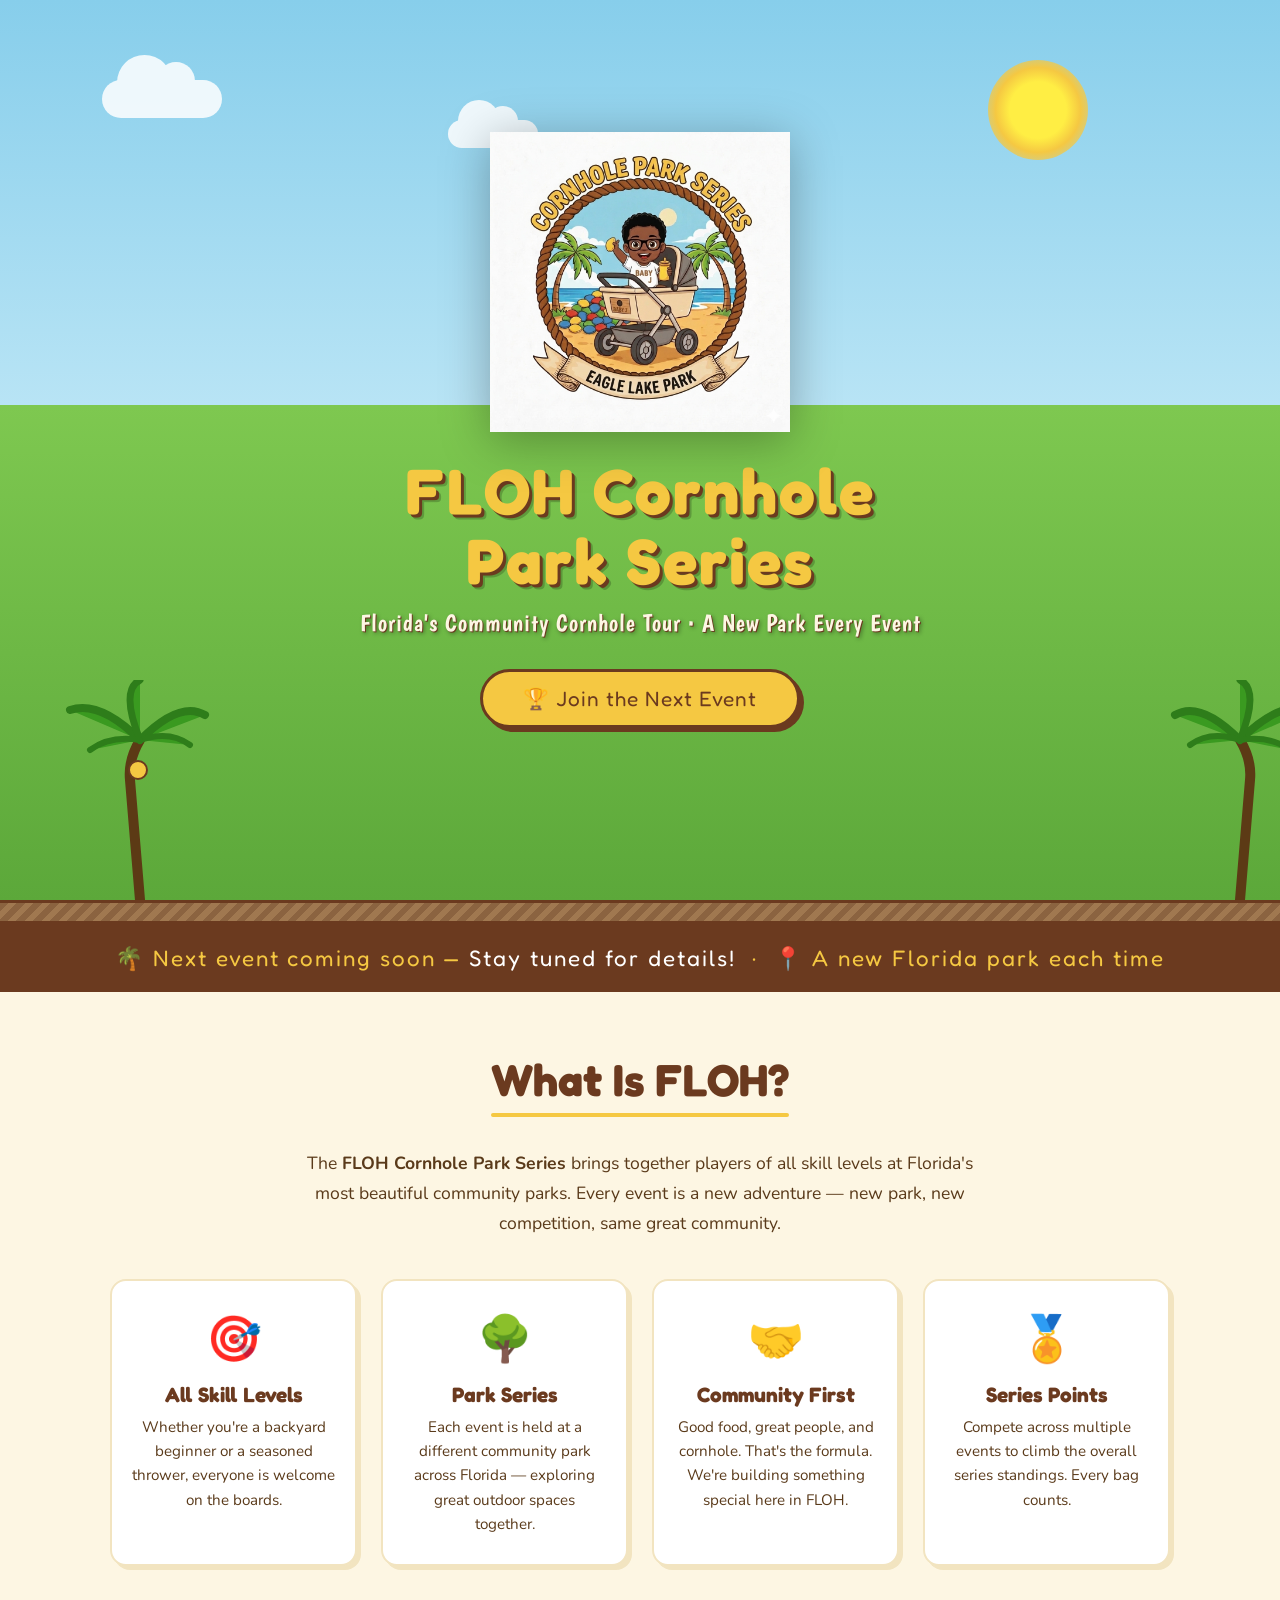
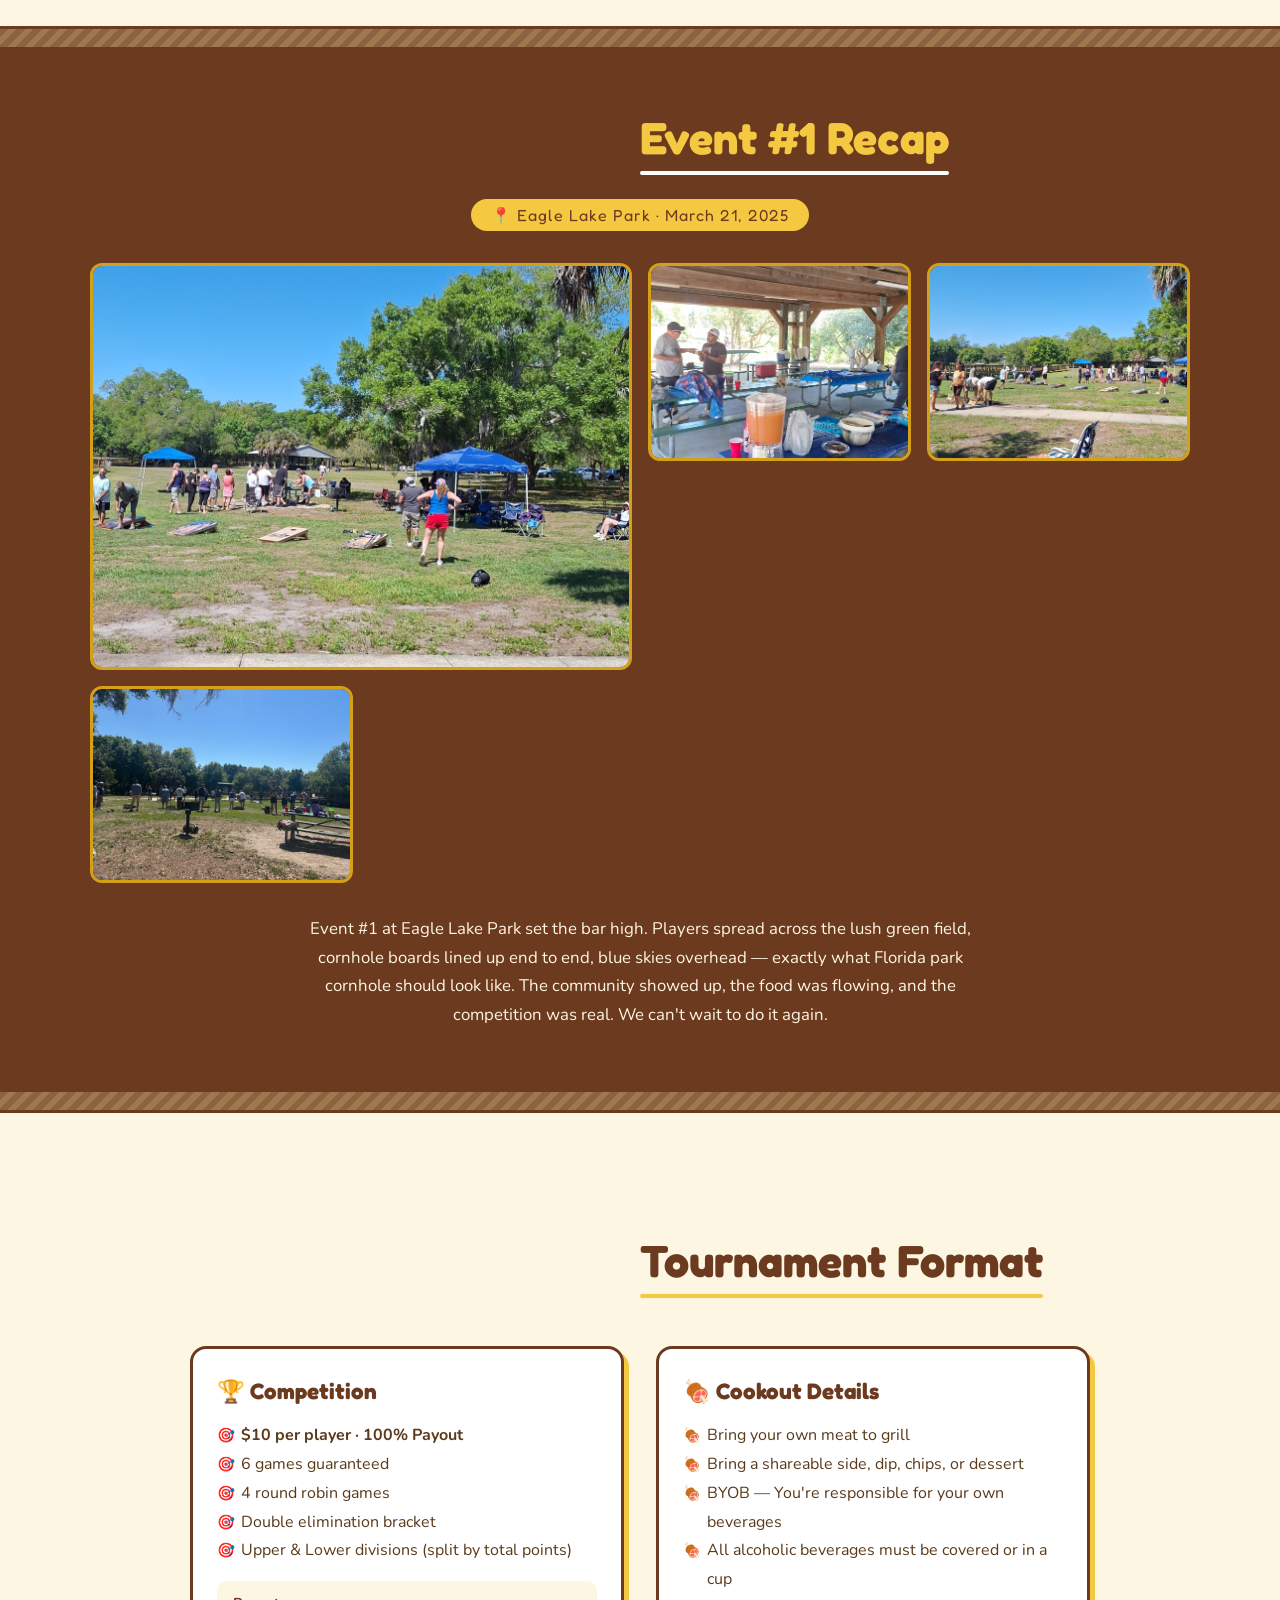
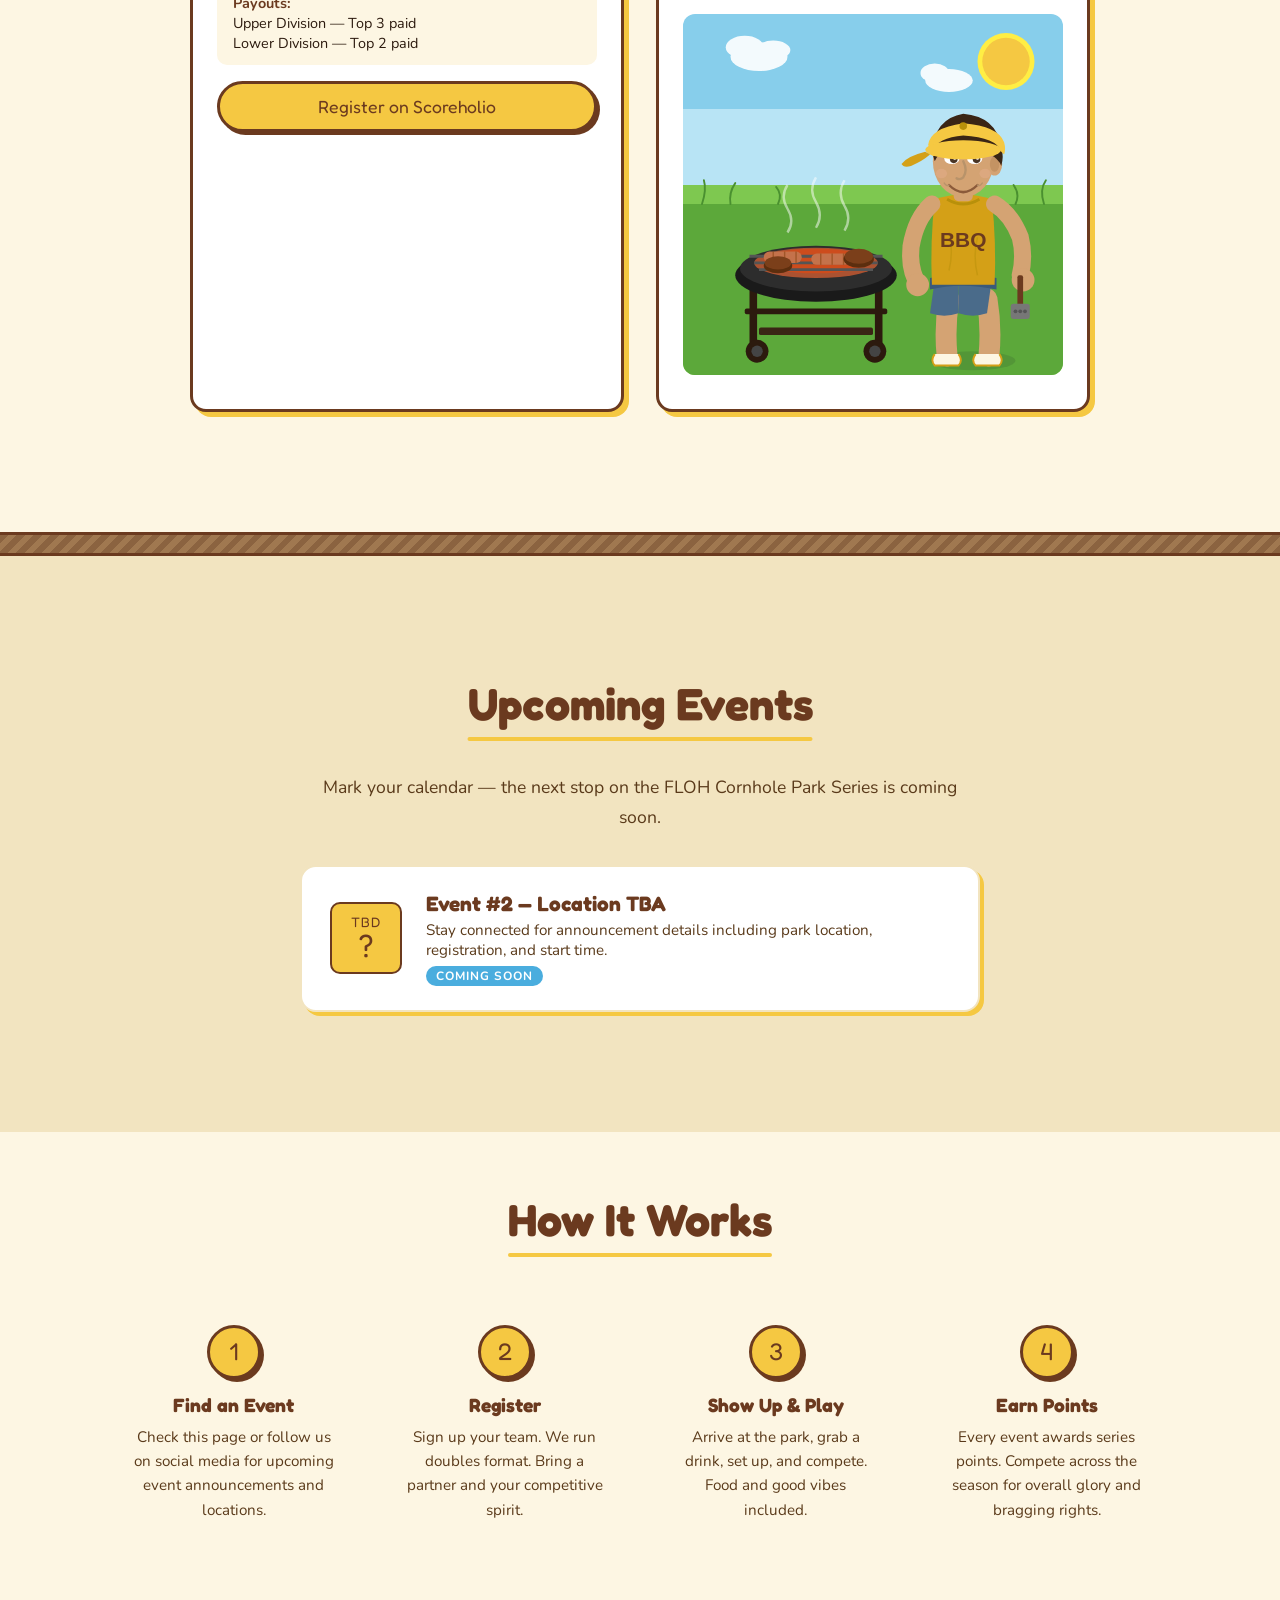
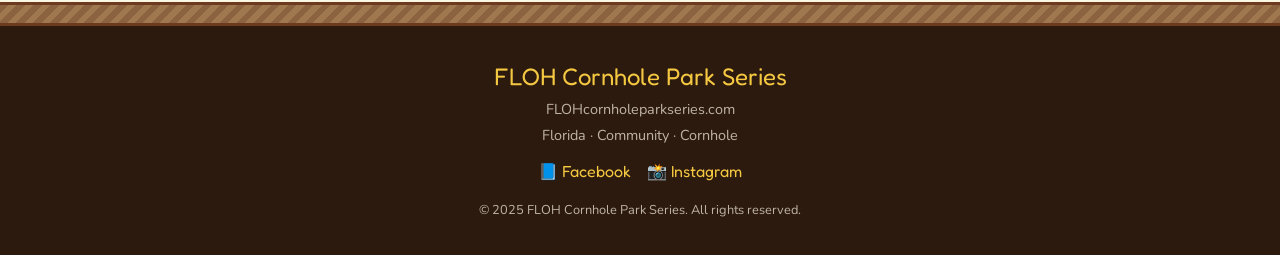
<file: index.html>
<!DOCTYPE html>
<html lang="en">
<head>
  <meta charset="UTF-8">
  <meta name="viewport" content="width=device-width, initial-scale=1.0">
  <title>FLOH Cornhole Park Series</title>
  <link rel="icon" type="image/jpeg" href="babyj.jpg">
  <link rel="apple-touch-icon" href="babyj.jpg">
  <link rel="preconnect" href="https://fonts.googleapis.com">
  <link rel="preconnect" href="https://fonts.gstatic.com" crossorigin>
  <link href="https://fonts.googleapis.com/css2?family=Boogaloo&family=Fredoka+One&family=Nunito:wght@400;600;700;800&display=swap" rel="stylesheet">
  <style>
    :root {
      --gold: #F5C842; --gold-dark: #D4A017; --brown: #6B3A1F;
      --cream: #FDF6E3; --cream-dark: #F2E4C0; --sky: #4AADDE;
      --text-dark: #2C1A0E; --text-mid: #5A3A1A; --rope: #8B6340;
    }
    * { margin: 0; padding: 0; box-sizing: border-box; }
    body { font-family: 'Nunito', sans-serif; background: var(--cream); color: var(--text-dark); overflow-x: hidden; }

    .hero {
      position: relative; min-height: 100vh;
      background: linear-gradient(180deg, #87CEEB 0%, #B8E4F5 45%, #7EC850 45%, #5CA83A 100%);
      display: flex; flex-direction: column; align-items: center; justify-content: center;
      overflow: hidden; padding: 20px 20px 60px;
    }
    .sun {
      position: absolute; top: 60px; right: 15%; width: 100px; height: 100px;
      background: radial-gradient(circle, #FFEE44 40%, #F5C842 60%, rgba(245,200,66,0) 100%);
      border-radius: 50%; animation: sunPulse 4s ease-in-out infinite;
    }
    @keyframes sunPulse {
      0%,100% { box-shadow: 0 0 30px 10px rgba(255,238,68,0.4); }
      50% { box-shadow: 0 0 60px 20px rgba(255,238,68,0.6); }
    }
    .cloud { position: absolute; background: white; border-radius: 50px; opacity: 0.85; }
    .cloud::before, .cloud::after { content: ''; position: absolute; background: white; border-radius: 50%; }
    .cloud-1 { top: 80px; left: 8%; width: 120px; height: 38px; animation: drift 20s linear infinite; }
    .cloud-1::before { width: 55px; height: 55px; top: -25px; left: 15px; }
    .cloud-1::after { width: 38px; height: 38px; top: -18px; left: 55px; }
    .cloud-2 { top: 120px; left: 35%; width: 90px; height: 28px; animation: drift 28s linear infinite 6s; }
    .cloud-2::before { width: 42px; height: 42px; top: -20px; left: 10px; }
    .cloud-2::after { width: 30px; height: 30px; top: -14px; left: 40px; }
    @keyframes drift { 0%,100% { transform: translateX(0); } 50% { transform: translateX(30px); } }
    .palms { position: absolute; bottom: 0; left: 0; right: 0; height: 220px; pointer-events: none; }
    .hero-content { position: relative; z-index: 10; text-align: center; max-width: 800px; }
    .logo-wrap {
      width: min(300px, 80vw); height: min(300px, 80vw); margin: 0 auto 24px;
      filter: drop-shadow(0 8px 24px rgba(0,0,0,0.3)); animation: logoFloat 3s ease-in-out infinite;
    }
    @keyframes logoFloat { 0%,100% { transform: translateY(0px); } 50% { transform: translateY(-8px); } }
    .logo-wrap img { width: 100%; height: 100%; object-fit: contain; }
    .hero-title {
      font-family: 'Fredoka One', cursive; font-size: clamp(2.2rem, 6vw, 4rem);
      color: var(--gold); text-shadow: 3px 3px 0 var(--brown), 5px 5px 0 rgba(0,0,0,0.2);
      letter-spacing: 2px; line-height: 1.1; margin-bottom: 12px;
    }
    .hero-subtitle {
      font-family: 'Boogaloo', cursive; font-size: clamp(1.1rem, 3vw, 1.5rem);
      color: var(--cream); text-shadow: 1px 1px 0 var(--brown), 2px 2px 4px rgba(0,0,0,0.4);
      margin-bottom: 32px; letter-spacing: 1px;
    }
    .cta-btn {
      display: inline-block; background: var(--gold); color: var(--brown);
      font-family: 'Fredoka One', cursive; font-size: 1.3rem; padding: 14px 40px;
      border-radius: 50px; text-decoration: none; border: 3px solid var(--brown);
      box-shadow: 4px 4px 0 var(--brown); transition: all 0.15s ease; letter-spacing: 1px;
    }
    .cta-btn:hover { transform: translate(-2px,-2px); box-shadow: 6px 6px 0 var(--brown); }
    .cta-btn:active { transform: translate(2px,2px); box-shadow: 2px 2px 0 var(--brown); }
    .rope-divider {
      width: 100%; height: 24px;
      background: repeating-linear-gradient(-45deg, var(--rope) 0px, var(--rope) 6px, #A07850 6px, #A07850 12px);
      border-top: 3px solid var(--brown); border-bottom: 3px solid var(--brown);
    }
    .next-event {
      background: var(--brown); color: var(--gold); text-align: center; padding: 20px;
      font-family: 'Fredoka One', cursive; font-size: clamp(1rem,2.5vw,1.4rem); letter-spacing: 2px;
    }
    .next-event span { color: white; }
    .section { padding: 60px 20px; max-width: 1100px; margin: 0 auto; }
    .section-title {
      font-family: 'Fredoka One', cursive; font-size: clamp(1.8rem,4vw,2.8rem); color: var(--brown);
      text-align: center; margin-bottom: 8px; position: relative; display: inline-block;
      left: 50%; transform: translateX(-50%);
    }
    .section-title::after { content: ''; display: block; height: 4px; background: var(--gold); border-radius: 2px; margin-top: 6px; }
    .section-intro { text-align: center; color: var(--text-mid); font-size: 1.1rem; line-height: 1.7; max-width: 680px; margin: 24px auto 0; }
    .about-cards { display: grid; grid-template-columns: repeat(auto-fit, minmax(220px,1fr)); gap: 24px; margin-top: 40px; }
    .about-card {
      background: white; border: 2px solid var(--cream-dark); border-radius: 16px;
      padding: 28px 20px; text-align: center; box-shadow: 4px 4px 0 var(--cream-dark); transition: transform 0.2s;
    }
    .about-card:hover { transform: translateY(-4px); }
    .card-icon { font-size: 2.8rem; margin-bottom: 12px; display: block; }
    .about-card h3 { font-family: 'Fredoka One', cursive; font-size: 1.3rem; color: var(--brown); margin-bottom: 8px; }
    .about-card p { color: var(--text-mid); font-size: 0.95rem; line-height: 1.6; }

    .recap-section { background: var(--brown); padding: 60px 20px; }
    .recap-inner { max-width: 1100px; margin: 0 auto; }
    .recap-section .section-title { color: var(--gold); }
    .recap-section .section-title::after { background: white; }
    .event-badge {
      display: block; width: fit-content; background: var(--gold); color: var(--brown);
      font-family: 'Fredoka One', cursive; font-size: 1rem; padding: 6px 20px;
      border-radius: 50px; margin: 16px auto 32px; letter-spacing: 1px;
    }
    .photo-grid { display: grid; grid-template-columns: repeat(2,1fr); gap: 16px; }
    @media (min-width: 700px) {
      .photo-grid { grid-template-columns: repeat(4,1fr); }
      .photo-grid .photo-feature { grid-column: span 2; }
    }
    .photo-wrap { border-radius: 12px; overflow: hidden; border: 3px solid var(--gold-dark); aspect-ratio: 4/3; }
    .photo-wrap img { width: 100%; height: 100%; object-fit: cover; display: block; transition: transform 0.4s ease; }
    .photo-wrap:hover img { transform: scale(1.04); }
    .recap-text { color: var(--cream); text-align: center; font-size: 1.05rem; line-height: 1.7; max-width: 680px; margin: 32px auto 0; }

    .schedule-bg { background: var(--cream-dark); padding: 60px 20px; }
    .event-card {
      background: white; border: 2px solid var(--cream-dark); border-radius: 16px;
      padding: 24px 28px; max-width: 680px; margin: 32px auto 0;
      display: flex; align-items: center; gap: 24px; box-shadow: 4px 4px 0 var(--gold);
    }
    .event-date-box { min-width: 72px; background: var(--gold); border-radius: 10px; text-align: center; padding: 10px 8px; border: 2px solid var(--brown); }
    .event-date-box .month { font-family: 'Fredoka One', cursive; font-size: 0.85rem; color: var(--brown); text-transform: uppercase; letter-spacing: 1px; }
    .event-date-box .day { font-family: 'Fredoka One', cursive; font-size: 2rem; color: var(--brown); line-height: 1; }
    .event-info h3 { font-family: 'Fredoka One', cursive; font-size: 1.3rem; color: var(--brown); }
    .event-info p { color: var(--text-mid); font-size: 0.95rem; margin-top: 4px; }
    .event-info .tbd { display: inline-block; background: var(--sky); color: white; font-size: 0.75rem; font-weight: 700; padding: 2px 10px; border-radius: 50px; margin-top: 6px; letter-spacing: 1px; }

    /* Tournament Format Section */
    .format-section { background: var(--cream); padding: 60px 20px; }
    .format-grid { display: grid; grid-template-columns: repeat(auto-fit, minmax(280px, 1fr)); gap: 32px; margin-top: 40px; max-width: 900px; margin-left: auto; margin-right: auto; }
    .format-card {
      background: white; border: 3px solid var(--brown); border-radius: 16px;
      padding: 28px 24px; box-shadow: 5px 5px 0 var(--gold);
    }
    .format-card h3 {
      font-family: 'Fredoka One', cursive; font-size: 1.4rem; color: var(--brown);
      margin-bottom: 16px; display: flex; align-items: center; gap: 10px;
    }
    .format-card ul { list-style: none; }
    .format-card li {
      color: var(--text-mid); font-size: 1rem; line-height: 1.8;
      padding-left: 24px; position: relative;
    }
    .format-card li::before {
      content: '🎯'; position: absolute; left: 0; top: 2px; font-size: 0.9rem;
    }
    .format-card.cookout li::before { content: '🍖'; }
    .payout-note {
      margin-top: 16px; padding: 12px 16px; background: var(--cream); border-radius: 10px;
      font-size: 0.9rem; color: var(--text-dark);
    }
    .payout-note strong { color: var(--brown); }
    .register-btn {
      display: block; margin-top: 16px; background: var(--gold); color: var(--brown);
      font-family: 'Fredoka One', cursive; font-size: 1.1rem; padding: 12px 24px;
      border-radius: 50px; text-decoration: none; text-align: center;
      border: 3px solid var(--brown); box-shadow: 3px 3px 0 var(--brown);
      transition: all 0.15s ease;
    }
    .register-btn:hover { transform: translate(-2px,-2px); box-shadow: 5px 5px 0 var(--brown); }
    .cookout-illustration { max-width: 100%; margin-top: 20px; border-radius: 12px; }

    .steps { display: grid; grid-template-columns: repeat(auto-fit, minmax(200px,1fr)); gap: 24px; margin-top: 40px; }
    .step { text-align: center; padding: 20px; }
    .step-num {
      width: 54px; height: 54px; background: var(--gold); border: 3px solid var(--brown);
      border-radius: 50%; display: flex; align-items: center; justify-content: center;
      font-family: 'Fredoka One', cursive; font-size: 1.5rem; color: var(--brown);
      margin: 0 auto 14px; box-shadow: 3px 3px 0 var(--brown);
    }
    .step h3 { font-family: 'Fredoka One', cursive; font-size: 1.2rem; color: var(--brown); margin-bottom: 8px; }
    .step p { color: var(--text-mid); font-size: 0.95rem; line-height: 1.6; }

    footer { background: var(--text-dark); color: var(--cream); text-align: center; padding: 36px 20px; }
    footer .footer-logo { font-family: 'Fredoka One', cursive; font-size: 1.5rem; color: var(--gold); margin-bottom: 8px; }
    footer p { font-size: 0.9rem; opacity: 0.7; margin-top: 6px; }
    footer .social-links { margin-top: 16px; display: flex; gap: 16px; justify-content: center; }
    footer .social-links a { color: var(--gold); text-decoration: none; font-family: 'Fredoka One', cursive; font-size: 1rem; transition: opacity 0.2s; }
    footer .social-links a:hover { opacity: 0.7; }

    .bag-toss {
      position: absolute; bottom: 120px; left: 10%; width: 20px; height: 20px;
      background: var(--gold); border-radius: 50%; border: 2px solid var(--brown);
      animation: tossBag 3.5s ease-in-out infinite 1s; z-index: 5;
    }
    @keyframes tossBag {
      0% { transform: translate(0,0) rotate(0deg); opacity: 0; }
      10% { opacity: 1; }
      50% { transform: translate(80px,-60px) rotate(180deg); }
      90% { opacity: 1; }
      100% { transform: translate(160px,20px) rotate(360deg); opacity: 0; }
    }
    .reveal { opacity: 0; transform: translateY(30px); transition: opacity 0.6s ease, transform 0.6s ease; }
    .reveal.visible { opacity: 1; transform: translateY(0); }
    @media (max-width: 500px) { .event-card { flex-direction: column; text-align: center; } }
  </style>
</head>
<body>

  <section class="hero">
    <div class="sun"></div>
    <div class="cloud cloud-1"></div>
    <div class="cloud cloud-2"></div>
    <div class="bag-toss"></div>
    <svg class="palms" viewBox="0 0 1400 220" preserveAspectRatio="xMidYMax meet" xmlns="http://www.w3.org/2000/svg">
      <g transform="translate(60,0)">
        <path d="M80 220 Q75 160 70 100 Q68 80 80 60" stroke="#5C3A15" stroke-width="10" fill="none" stroke-linecap="round"/>
        <path d="M80 60 Q40 20 10 30" stroke="#2E7D1A" stroke-width="8" fill="#3A9A20" stroke-linecap="round"/>
        <path d="M80 60 Q60 10 80 0" stroke="#2E7D1A" stroke-width="7" fill="#3A9A20" stroke-linecap="round"/>
        <path d="M80 60 Q120 20 145 35" stroke="#2E7D1A" stroke-width="8" fill="#3A9A20" stroke-linecap="round"/>
        <path d="M80 60 Q110 50 130 65" stroke="#2E7D1A" stroke-width="6" fill="#3A9A20" stroke-linecap="round"/>
        <path d="M80 60 Q50 55 30 70" stroke="#2E7D1A" stroke-width="6" fill="#3A9A20" stroke-linecap="round"/>
      </g>
      <g transform="translate(1160,0)">
        <path d="M80 220 Q85 160 90 100 Q92 80 80 60" stroke="#5C3A15" stroke-width="10" fill="none" stroke-linecap="round"/>
        <path d="M80 60 Q120 20 150 30" stroke="#2E7D1A" stroke-width="8" fill="#3A9A20" stroke-linecap="round"/>
        <path d="M80 60 Q100 10 80 0" stroke="#2E7D1A" stroke-width="7" fill="#3A9A20" stroke-linecap="round"/>
        <path d="M80 60 Q40 20 15 35" stroke="#2E7D1A" stroke-width="8" fill="#3A9A20" stroke-linecap="round"/>
        <path d="M80 60 Q50 50 30 65" stroke="#2E7D1A" stroke-width="6" fill="#3A9A20" stroke-linecap="round"/>
        <path d="M80 60 Q110 55 130 70" stroke="#2E7D1A" stroke-width="6" fill="#3A9A20" stroke-linecap="round"/>
      </g>
    </svg>
    <div class="hero-content">
      <div class="logo-wrap">
        <img src="babyj.jpg" alt="FLOH Cornhole Park Series logo">
      </div>
      <h1 class="hero-title">FLOH Cornhole<br>Park Series</h1>
      <p class="hero-subtitle">Florida's Community Cornhole Tour · A New Park Every Event</p>
      <a href="#upcoming" class="cta-btn">🏆 Join the Next Event</a>
    </div>
  </section>

  <div class="rope-divider"></div>

  <div class="next-event">
    🌴 Next event coming soon — <span>Stay tuned for details!</span> &nbsp;·&nbsp; 📍 A new Florida park each time
  </div>

  <section class="section reveal">
    <h2 class="section-title">What Is FLOH?</h2>
    <p class="section-intro">
      The <strong>FLOH Cornhole Park Series</strong> brings together players of all skill levels at Florida's most beautiful community parks. Every event is a new adventure — new park, new competition, same great community.
    </p>
    <div class="about-cards">
      <div class="about-card"><span class="card-icon">🎯</span><h3>All Skill Levels</h3><p>Whether you're a backyard beginner or a seasoned thrower, everyone is welcome on the boards.</p></div>
      <div class="about-card"><span class="card-icon">🌳</span><h3>Park Series</h3><p>Each event is held at a different community park across Florida — exploring great outdoor spaces together.</p></div>
      <div class="about-card"><span class="card-icon">🤝</span><h3>Community First</h3><p>Good food, great people, and cornhole. That's the formula. We're building something special here in FLOH.</p></div>
      <div class="about-card"><span class="card-icon">🏅</span><h3>Series Points</h3><p>Compete across multiple events to climb the overall series standings. Every bag counts.</p></div>
    </div>
  </section>

  <div class="rope-divider"></div>

  <section class="recap-section">
    <div class="recap-inner">
      <h2 class="section-title reveal">Event #1 Recap</h2>
      <div class="event-badge">📍 Eagle Lake Park · March 21, 2025</div>
      <div class="photo-grid reveal">
        <div class="photo-wrap photo-feature"><img src="eaglelakepark3.jpg" alt="Players competing at Eagle Lake Park"></div>
        <div class="photo-wrap"><img src="eaglelakepark1.jpg" alt="Food setup at Eagle Lake Park"></div>
        <div class="photo-wrap"><img src="eaglelakepark2.jpg" alt="Food and drinks at the event"></div>
        <div class="photo-wrap"><img src="eaglelakepark4.jpg" alt="Cornhole action at Eagle Lake Park"></div>
      </div>
      <p class="recap-text reveal">
        Event #1 at Eagle Lake Park set the bar high. Players spread across the lush green field, cornhole boards lined up end to end, blue skies overhead — exactly what Florida park cornhole should look like. The community showed up, the food was flowing, and the competition was real. We can't wait to do it again.
      </p>
    </div>
  </section>

  <div class="rope-divider"></div>

  <!-- Tournament Format & Cookout Section -->
  <section class="format-section">
    <div class="section">
      <h2 class="section-title reveal">Tournament Format</h2>
      <div class="format-grid reveal">
        <div class="format-card">
          <h3>🏆 Competition</h3>
          <ul>
            <li><strong>$10 per player · 100% Payout</strong></li>
            <li>6 games guaranteed</li>
            <li>4 round robin games</li>
            <li>Double elimination bracket</li>
            <li>Upper &amp; Lower divisions (split by total points)</li>
          </ul>
          <div class="payout-note">
            <strong>Payouts:</strong><br>
            Upper Division — Top 3 paid<br>
            Lower Division — Top 2 paid
          </div>
          <a href="https://scoreholio.com" target="_blank" class="register-btn">Register on Scoreholio</a>
        </div>
        <div class="format-card cookout">
          <h3>🍖 Cookout Details</h3>
          <ul>
            <li>Bring your own meat to grill</li>
            <li>Bring a shareable side, dip, chips, or dessert</li>
            <li>BYOB — You're responsible for your own beverages</li>
            <li>All alcoholic beverages must be covered or in a cup</li>
          </ul>
          <img src="grillmaster.svg" alt="Grillmaster at the BBQ" class="cookout-illustration">
        </div>
      </div>
    </div>
  </section>

  <div class="rope-divider"></div>

  <section class="schedule-bg" id="upcoming">
    <div class="section reveal">
      <h2 class="section-title">Upcoming Events</h2>
      <p class="section-intro">Mark your calendar — the next stop on the FLOH Cornhole Park Series is coming soon.</p>
      <div class="event-card reveal">
        <div class="event-date-box"><div class="month">TBD</div><div class="day">?</div></div>
        <div class="event-info">
          <h3>Event #2 — Location TBA</h3>
          <p>Stay connected for announcement details including park location, registration, and start time.</p>
          <span class="tbd">COMING SOON</span>
        </div>
      </div>
    </div>
  </section>

  <section class="section reveal">
    <h2 class="section-title">How It Works</h2>
    <div class="steps">
      <div class="step"><div class="step-num">1</div><h3>Find an Event</h3><p>Check this page or follow us on social media for upcoming event announcements and locations.</p></div>
      <div class="step"><div class="step-num">2</div><h3>Register</h3><p>Sign up your team. We run doubles format. Bring a partner and your competitive spirit.</p></div>
      <div class="step"><div class="step-num">3</div><h3>Show Up & Play</h3><p>Arrive at the park, grab a drink, set up, and compete. Food and good vibes included.</p></div>
      <div class="step"><div class="step-num">4</div><h3>Earn Points</h3><p>Every event awards series points. Compete across the season for overall glory and bragging rights.</p></div>
    </div>
  </section>

  <div class="rope-divider"></div>

  <footer>
    <div class="footer-logo">FLOH Cornhole Park Series</div>
    <p>FLOHcornholeparkseries.com</p>
    <p>Florida · Community · Cornhole</p>
    <div class="social-links">
      <a href="#">📘 Facebook</a>
      <a href="#">📸 Instagram</a>
    </div>
    <p style="margin-top:20px;font-size:0.8rem;">© 2025 FLOH Cornhole Park Series. All rights reserved.</p>
  </footer>

  <script>
    const observer = new IntersectionObserver((entries) => {
      entries.forEach(entry => { if (entry.isIntersecting) entry.target.classList.add('visible'); });
    }, { threshold: 0.15 });
    document.querySelectorAll('.reveal').forEach(el => observer.observe(el));
  </script>
</body>
</html>
</file>
